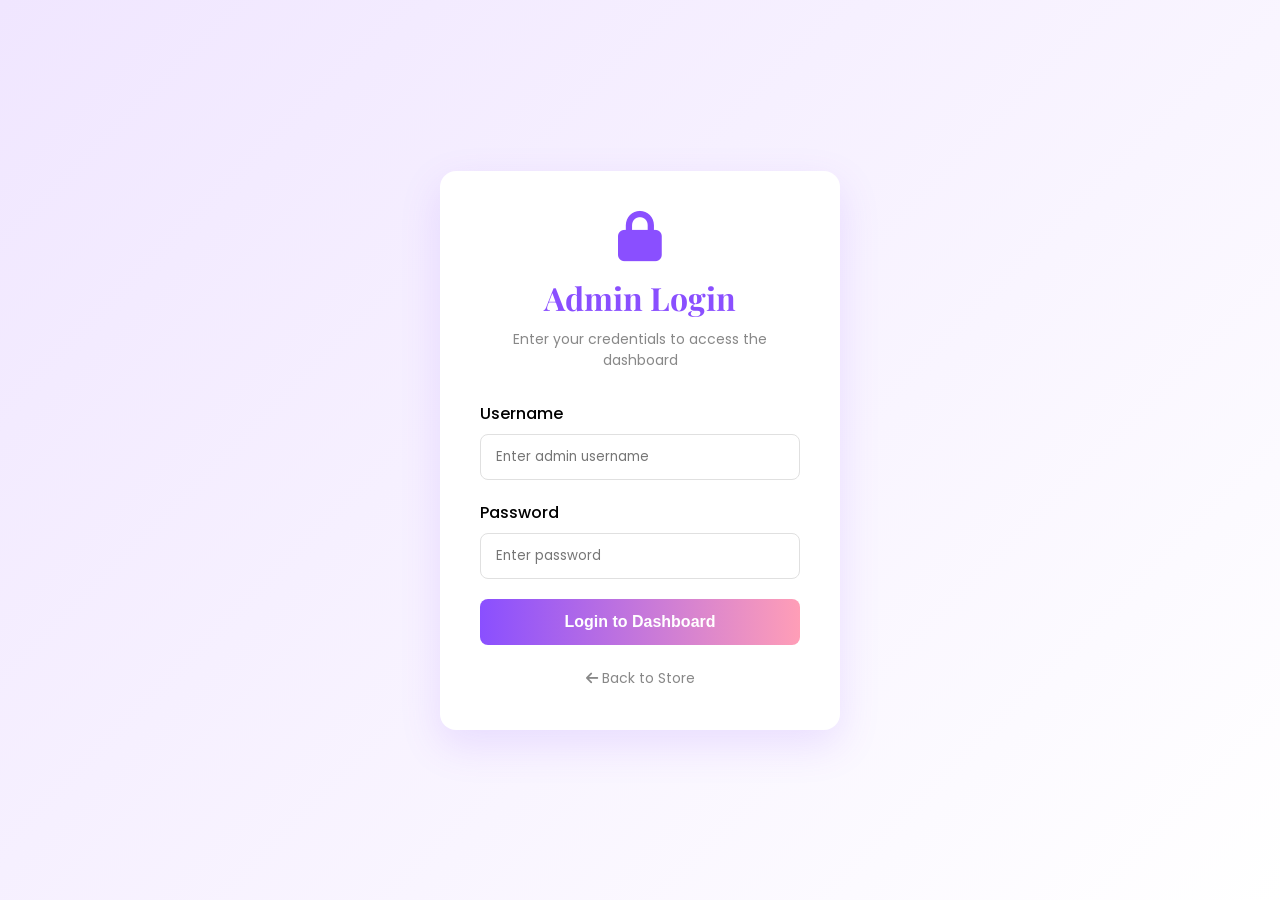
<file: admin/admin.html>
<!DOCTYPE html>
<html lang="en">
<head>
    <meta charset="UTF-8">
    <meta name="viewport" content="width=device-width, initial-scale=1.0">
    <title>UNLEASH. | Admin Dashboard</title>
    <link href="https://fonts.googleapis.com/css2?family=Playfair+Display:wght@400;500;700&family=Poppins:wght@300;400;500;600&display=swap" rel="stylesheet">
    <link rel="stylesheet" href="https://cdnjs.cloudflare.com/ajax/libs/font-awesome/6.0.0-beta3/css/all.min.css">
    <link rel="stylesheet" href="admin.css">
     <script src="admin.js"></script>
</head>
<body>
    <div class="admin-wrapper">
        <!-- Sidebar -->
        <div class="admin-sidebar">
            <div class="sidebar-header">
                <div class="logo">UNLEASH.</div>
                <div class="admin-badge">Admin</div>
            </div>
            
            <nav class="sidebar-nav">
                <a href="#" class="nav-item active" data-tab="dashboard">
                    <i class="fas fa-tachometer-alt"></i>
                    <span>Dashboard</span>
                </a>
                <a href="#" class="nav-item" data-tab="products">
                    <i class="fas fa-box"></i>
                    <span>Products</span>
                </a>
                <a href="#" class="nav-item" data-tab="orders">
                    <i class="fas fa-shopping-cart"></i>
                    <span>Orders</span>
                </a>
                <a href="#" class="nav-item" data-tab="customers">
                    <i class="fas fa-users"></i>
                    <span>Customers</span>
                </a>
            </nav>
            
            <div class="sidebar-footer">
                <div class="admin-info">
                    <i class="fas fa-user-circle"></i>
                    <span>Admin</span>
                </div>
                <a href="admin_login.html" class="logout-btn" onclick="logout()">
                    <i class="fas fa-sign-out-alt"></i>
                </a>
            </div>
        </div>

        <!-- Main Content -->
        <div class="admin-main">
            <!-- Top Bar -->
            <div class="admin-topbar">
                <h1 id="pageTitle">Dashboard</h1>
                <div class="topbar-actions">
                    <span class="date-display" id="currentDate"></span>
                </div>
            </div>

            <!-- Dashboard Tab -->
            <div id="dashboard-tab" class="tab-content active">
                <div class="stats-grid">
                    <div class="stat-card">
                        <div class="stat-icon" style="background: var(--primary-pastel); color: var(--primary);">
                            <i class="fas fa-box"></i>
                        </div>
                        <div class="stat-info">
                            <h3 id="totalProducts">0</h3>
                            <p>Total Products</p>
                        </div>
                    </div>
                    
                    <div class="stat-card">
                        <div class="stat-icon" style="background: #ffe6e6; color: #ff6b6b;">
                            <i class="fas fa-shopping-cart"></i>
                        </div>
                        <div class="stat-info">
                            <h3 id="totalOrders">0</h3>
                            <p>Total Orders</p>
                        </div>
                    </div>
                    
                    <div class="stat-card">
                        <div class="stat-icon" style="background: #e6f3e6; color: #4caf50;">
                            <i class="fas fa-users"></i>
                        </div>
                        <div class="stat-info">
                            <h3 id="totalCustomers">0</h3>
                            <p>Customers</p>
                        </div>
                    </div>
                    
                    <div class="stat-card">
                        <div class="stat-icon" style="background: #fff0e6; color: #ff9800;">
                            <i class="fas fa-rupee-sign"></i>
                        </div>
                        <div class="stat-info">
                            <h3 id="totalRevenue">₹0</h3>
                            <p>Revenue</p>
                        </div>
                    </div>
                </div>

                <div class="recent-orders">
                    <h2>Recent Orders</h2>
                    <div class="table-container">
                        <table class="admin-table">
                            <thead>
                                <tr>
                                    <th>Order ID</th>
                                    <th>Customer</th>
                                    <th>Date</th>
                                    <th>Total</th>
                                    <th>Payment</th>
                                    <th>Status</th>
                                </tr>
                            </thead>
                            <tbody id="recentOrdersTable">
                                <!-- Filled by JS -->
                            </tbody>
                        </table>
                    </div>
                </div>
            </div>

            <!-- Products Tab -->
            <div id="products-tab" class="tab-content">
                <div class="tab-header">
                    <h2>Product Management</h2>
                    <button class="add-btn" onclick="openProductModal()">
                        <i class="fas fa-plus"></i> Add New Product
                    </button>
                </div>

                <div class="table-container">
                    <table class="admin-table">
                        <thead>
                            <tr>
                                <th>Image</th>
                                <th>ID</th>
                                <th>Name</th>
                                <th>Description</th>
                                <th>Price</th>
                                <th>Original</th>
                                <th>Stock</th>
                                <th>Badge</th>
                                <th>Actions</th>
                            </tr>
                        </thead>
                        <tbody id="productsTableBody">
                            <!-- Products will be dynamically inserted here -->
                        </tbody>
                    </table>
                </div>
            </div>

            <!-- Orders Tab -->
            <div id="orders-tab" class="tab-content">
                <h2>All Orders</h2>
                <div class="table-container">
                    <table class="admin-table">
                        <thead>
                            <tr>
                                <th>Order ID</th>
                                <th>Customer</th>
                                <th>Email</th>
                                <th>Phone</th>
                                <th>Address</th>
                                <th>Products</th>
                                <th>Total</th>
                                <th>Payment</th>
                                <th>Date</th>
                                <th>Status</th>
                                <th>Action</th>
                            </tr>
                        </thead>
                        <tbody id="ordersTableBody">
                            <!-- Orders will be dynamically inserted here -->
                        </tbody>
                    </table>
                </div>
            </div>

            <!-- Customers Tab -->
            <div id="customers-tab" class="tab-content">
                <h2>Customer Details</h2>
                <div class="table-container">
                    <table class="admin-table">
                        <thead>
                            <tr>
                                <th>Name</th>
                                <th>Email</th>
                                <th>Phone</th>
                                <th>Address</th>
                                <th>City</th>
                                <th>State</th>
                                <th>ZIP</th>
                                <th>Total Orders</th>
                                <th>Last Order</th>
                            </tr>
                        </thead>
                        <tbody id="customersTableBody">
                            <!-- Customers will be dynamically inserted here -->
                        </tbody>
                    </table>
                </div>
            </div>
        </div>
    </div>

    <!-- Add/Edit Product Modal -->
    <div class="modal" id="productModal">
        <div class="modal-content">
            <div class="modal-header">
                <h3 id="modalTitle">Add New Product</h3>
                <span class="close" onclick="closeProductModal()">&times;</span>
            </div>
            <form id="productForm">
                <input type="hidden" id="productId">
                
                <div class="form-group">
                    <label for="productName">Product Name</label>
                    <input type="text" id="productName" required>
                </div>

                <div class="form-group">
                    <label for="productDesc">Description</label>
                    <textarea id="productDesc" rows="3" required></textarea>
                </div>

                <div class="form-row">
                    <div class="form-group">
                        <label for="productPrice">Current Price (₹)</label>
                        <input type="number" id="productPrice" step="0.01" required>
                    </div>
                    <div class="form-group">
                        <label for="productOriginalPrice">Original Price (₹)</label>
                        <input type="number" id="productOriginalPrice" step="0.01" required>
                    </div>
                </div>

                <div class="form-row">
                    <div class="form-group">
                        <label for="productStock">Stock Quantity</label>
                        <input type="number" id="productStock" required>
                    </div>
                    <div class="form-group">
                        <label for="productBadge">Badge</label>
                        <select id="productBadge">
                            <option value="">None</option>
                            <option value="BESTSELLER">Bestseller</option>
                            <option value="NEW">New</option>
                            <option value="SALE">Sale</option>
                            <option value="LIMITED">Limited</option>
                        </select>
                    </div>
                </div>

                <div class="form-group">
                    <label for="productImage">Image URL</label>
                    <input type="url" id="productImage" required>
                </div>

                <div class="form-group">
                    <label for="productTags">Tags (comma separated)</label>
                    <input type="text" id="productTags" placeholder="serum, hydrating, aloe">
                </div>

                <button type="submit" class="submit-btn">Save Product</button>
            </form>
        </div>
    </div>

  
</body> 
</html>
</file>
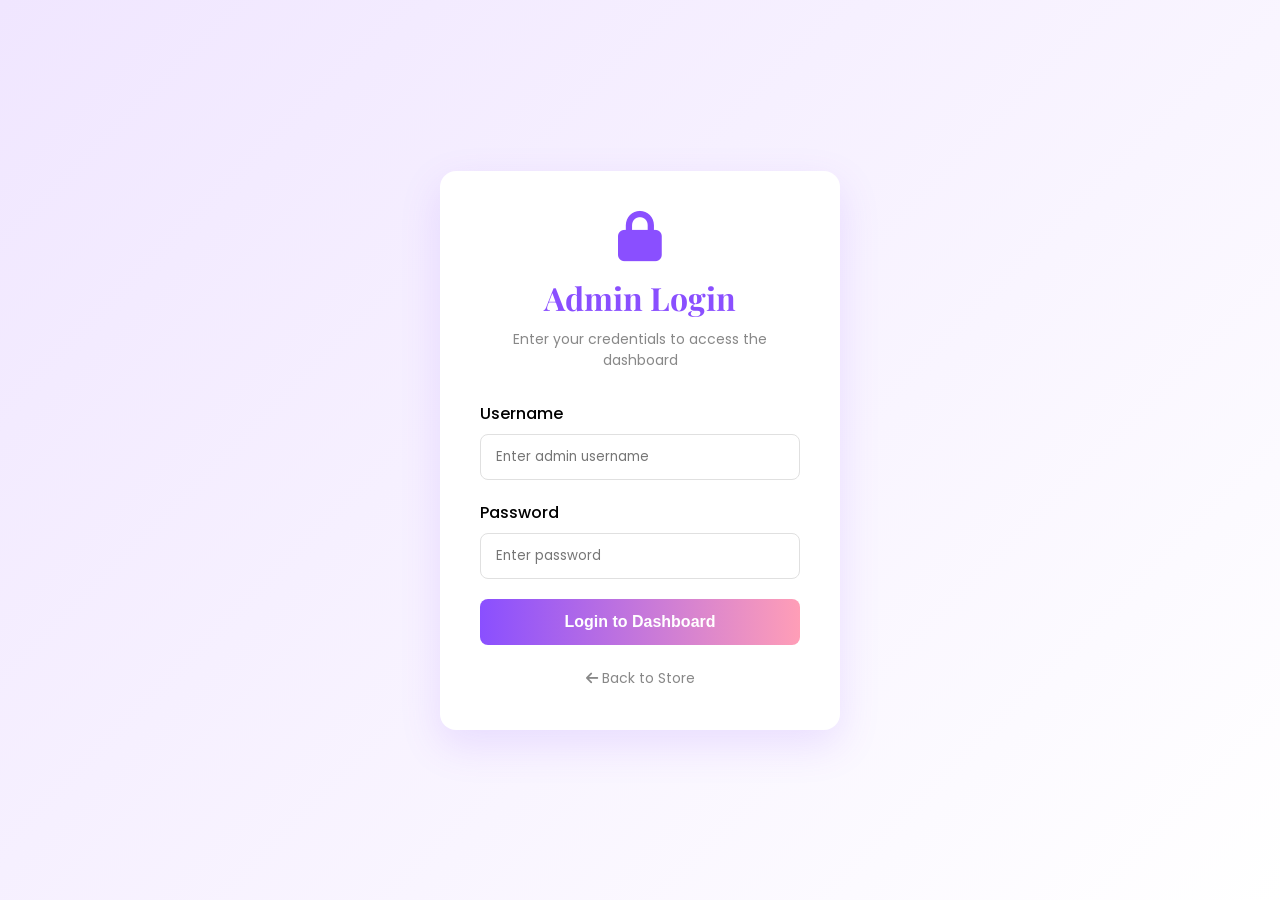
<file: admin/admin_login.html>
<!DOCTYPE html>
<html lang="en">
<head>
    <meta charset="UTF-8">
    <meta name="viewport" content="width=device-width, initial-scale=1.0">
    <title>UNLEASH. | Admin Login</title>
    <link href="https://fonts.googleapis.com/css2?family=Playfair+Display:wght@400;500;700&family=Poppins:wght@300;400;500;600&display=swap" rel="stylesheet">
    <link rel="stylesheet" href="https://cdnjs.cloudflare.com/ajax/libs/font-awesome/6.0.0-beta3/css/all.min.css">
    <style>
        :root {
            --primary: #8a4fff;
            --primary-light: #b18aff;
            --primary-pastel: #f0e6ff;
            --secondary: #ff9eb7;
            --dark: #1a1a1a;
            --light: #ffffff;
            --gray: #888888;
        }

        * {
            box-sizing: border-box;
            margin: 0;
            padding: 0;
        }

        body {
            font-family: "Poppins", sans-serif;
            background: linear-gradient(135deg, var(--primary-pastel), var(--light));
            min-height: 100vh;
            display: flex;
            align-items: center;
            justify-content: center;
        }

        .admin-login-container {
            max-width: 400px;
            width: 90%;
            padding: 40px;
            background: var(--light);
            border-radius: 16px;
            box-shadow: 0 15px 40px rgba(138, 79, 255, 0.15);
        }

        .admin-header {
            text-align: center;
            margin-bottom: 30px;
        }

        .admin-header h1 {
            font-family: "Playfair Display", serif;
            font-size: 32px;
            color: var(--primary);
            margin-bottom: 10px;
        }

        .admin-header p {
            color: var(--gray);
            font-size: 14px;
        }

        .admin-header i {
            font-size: 50px;
            color: var(--primary);
            margin-bottom: 15px;
        }

        .form-group {
            margin-bottom: 20px;
        }

        .form-group label {
            display: block;
            margin-bottom: 8px;
            font-weight: 500;
        }

        .form-group input {
            width: 100%;
            padding: 12px 15px;
            border: 1px solid #e0e0e0;
            border-radius: 8px;
            font-family: "Poppins", sans-serif;
        }

        .form-group input:focus {
            outline: none;
            border-color: var(--primary);
            box-shadow: 0 0 0 2px var(--primary-pastel);
        }

        .login-btn {
            width: 100%;
            padding: 14px;
            background: linear-gradient(to right, var(--primary), var(--secondary));
            color: white;
            border: none;
            border-radius: 8px;
            font-size: 16px;
            font-weight: 600;
            cursor: pointer;
            transition: all 0.3s ease;
        }

        .login-btn:hover {
            transform: translateY(-2px);
            box-shadow: 0 10px 20px rgba(138, 79, 255, 0.2);
        }

        .back-link {
            text-align: center;
            margin-top: 20px;
        }

        .back-link a {
            color: var(--gray);
            text-decoration: none;
            font-size: 14px;
        }

        .back-link a:hover {
            color: var(--primary);
        }

        .error-message {
            color: #ff4444;
            font-size: 14px;
            text-align: center;
            margin-top: 10px;
            display: none;
        }
    </style>
</head>
<body>
    <div class="admin-login-container">
        <div class="admin-header">
            <i class="fas fa-lock"></i>
            <h1>Admin Login</h1>
            <p>Enter your credentials to access the dashboard</p>
        </div>

        <form id="adminLoginForm">
            <div class="form-group">
                <label for="username">Username</label>
                 <input 
        type="text" 
        id="username" 
        placeholder="Enter admin username" 
        required
        autocomplete="off"
        readonly
        onfocus="this.removeAttribute('readonly')"
    >
            </div>

            <div class="form-group">
                <label for="password">Password</label>
                <input type="password" id="password" placeholder="Enter password" required
                  autocomplete="off">
            </div>

            <button type="submit" class="login-btn">Login to Dashboard</button>
            
            <div class="error-message" id="errorMessage">Invalid credentials</div>
        </form>

        <div class="back-link">
            <a href="../templates/index.html"><i class="fas fa-arrow-left"></i> Back to Store</a>
        </div>
    </div>

    <script>
        document.getElementById('adminLoginForm').addEventListener('submit', function(e) {
            e.preventDefault();
            
            const username = document.getElementById('username').value;
            const password = document.getElementById('password').value;
            
            // Simple hardcoded admin credentials
            if (username === 'admin' && password === 'unleash2024') {
                localStorage.setItem('adminLoggedIn', 'true');
                window.location.href = 'admin.html';
            } else {
                document.getElementById('errorMessage').style.display = 'block';
            }
        });
    </script>
</body>
</html>
</file>
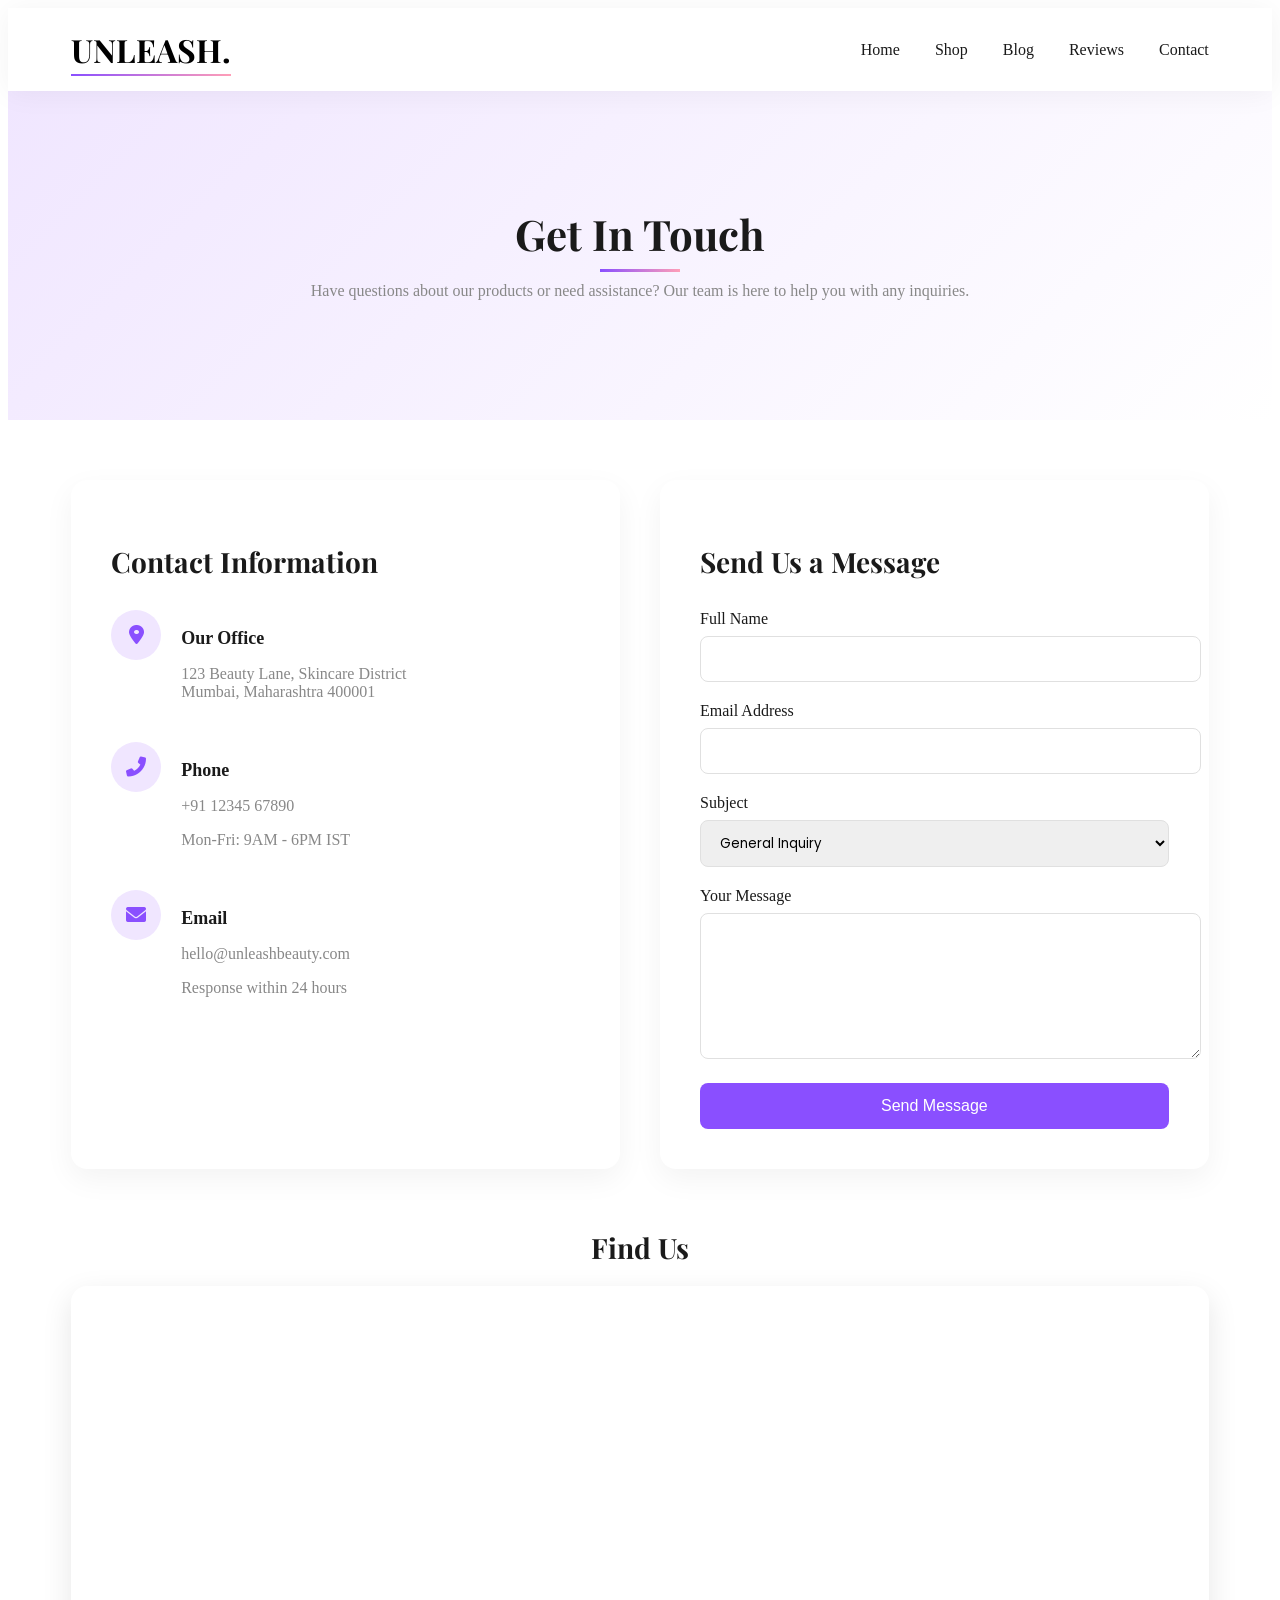
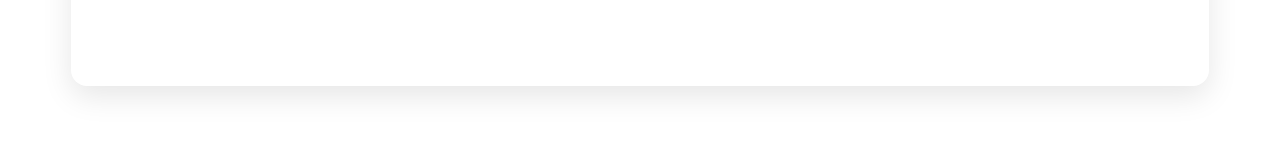
<file: templates/contact.html>
<!DOCTYPE html>
<html lang="en">
  <head>
    <meta charset="UTF-8" />
    <meta name="viewport" content="width=device-width, initial-scale=1.0" />
    <title>UNLEASH. | Contact Us</title>
    <link
      href="https://fonts.googleapis.com/css2?family=Playfair+Display:wght@400;500;700&family=Poppins:wght@300;400;500;600&display=swap"
      rel="stylesheet"
    />
    <link
      rel="stylesheet"
      href="https://cdnjs.cloudflare.com/ajax/libs/font-awesome/6.0.0-beta3/css/all.min.css"
    />
    <script src="../static/contact.js"></script>
    <link rel="stylesheet" type="text/css" href="../static/contact.css" />
  </head>
  <body>
    <!-- Navbar (Reuse from other pages) -->
    <div class="navbar">
      <a
        href="index.html"
        class="logo"
        style="color: inherit; text-decoration: none"
        >UNLEASH.</a
      >
      <div class="nav-links">
        <a href="index.html">Home</a>
        <a href="products.html">Shop</a>
        <a href="blogPage.html">Blog</a>
        <a href="reviews.html">Reviews</a>
        <a href="contact.html">Contact</a>
      </div>
    </div>

    <!-- Contact Hero Section -->
    <section class="contact-hero">
      <h1>Get In Touch</h1>
      <p>
        Have questions about our products or need assistance? Our team is here
        to help you with any inquiries.
      </p>
    </section>

    <!-- Contact Content -->
    <div class="contact-container">
      <!-- Contact Information -->
      <div class="contact-info">
        <h2>Contact Information</h2>

        <div class="contact-method">
          <div class="contact-icon">
            <i class="fas fa-map-marker-alt"></i>
          </div>
          <div class="contact-details">
            <h3>Our Office</h3>
            <p>
              123 Beauty Lane, Skincare District<br />Mumbai, Maharashtra 400001
            </p>
          </div>
        </div>

        <div class="contact-method">
          <div class="contact-icon">
            <i class="fas fa-phone-alt"></i>
          </div>
          <div class="contact-details">
            <h3>Phone</h3>
            <p><a href="tel:+911234567890">+91 12345 67890</a></p>
            <p>Mon-Fri: 9AM - 6PM IST</p>
          </div>
        </div>

        <div class="contact-method">
          <div class="contact-icon">
            <i class="fas fa-envelope"></i>
          </div>
          <div class="contact-details">
            <h3>Email</h3>
            <p>
              <a href="mailto:hello@unleashbeauty.com"
                >hello@unleashbeauty.com</a
              >
            </p>
            <p>Response within 24 hours</p>
          </div>
        </div>
      </div>

      <!-- Contact Form -->
      <div class="contact-form">
        <h2>Send Us a Message</h2>
        <form id="contactForm">
          <div class="form-group">
            <label for="name">Full Name</label>
            <input type="text" id="name" name="name" required />
          </div>

          <div class="form-group">
            <label for="email">Email Address</label>
            <input type="email" id="email" name="email" required />
          </div>

          <div class="form-group">
            <label for="subject">Subject</label>
            <select id="subject" name="subject">
              <option value="general">General Inquiry</option>
              <option value="product">Product Question</option>
              <option value="order">Order Support</option>
              <option value="returns">Returns & Exchanges</option>
            </select>
          </div>

          <div class="form-group">
            <label for="message">Your Message</label>
            <textarea id="message" name="message" required></textarea>
          </div>

          <button type="submit" class="submit-btn">Send Message</button>
        </form>
      </div>
    </div>

    <!-- Map Section -->
    <div class="map-section">
      <h2 class="map-title">Find Us</h2>
      <div class="map-container">
        <iframe
          src="https://www.google.com/maps/embed?pb=!1m18!1m12!1m3!1d3771.715317693553!2d72.8248603149005!3d19.04398868710856!2m3!1f0!2f0!3f0!3m2!1i1024!2i768!4f13.1!3m3!1m2!1s0x3be7c8df05a1b8d9%3A0x1d1e5e2b0e0e0e0e!2s123%20Beauty%20Lane%2C%20Skincare%20District%2C%20Mumbai%2C%20Maharashtra%20400001!5e0!3m2!1sen!2sin!4v1620000000000!5m2!1sen!2sin"
          allowfullscreen=""
          loading="lazy"
        >
        </iframe>
      </div>
    </div>
  </body>
</html>
</file>
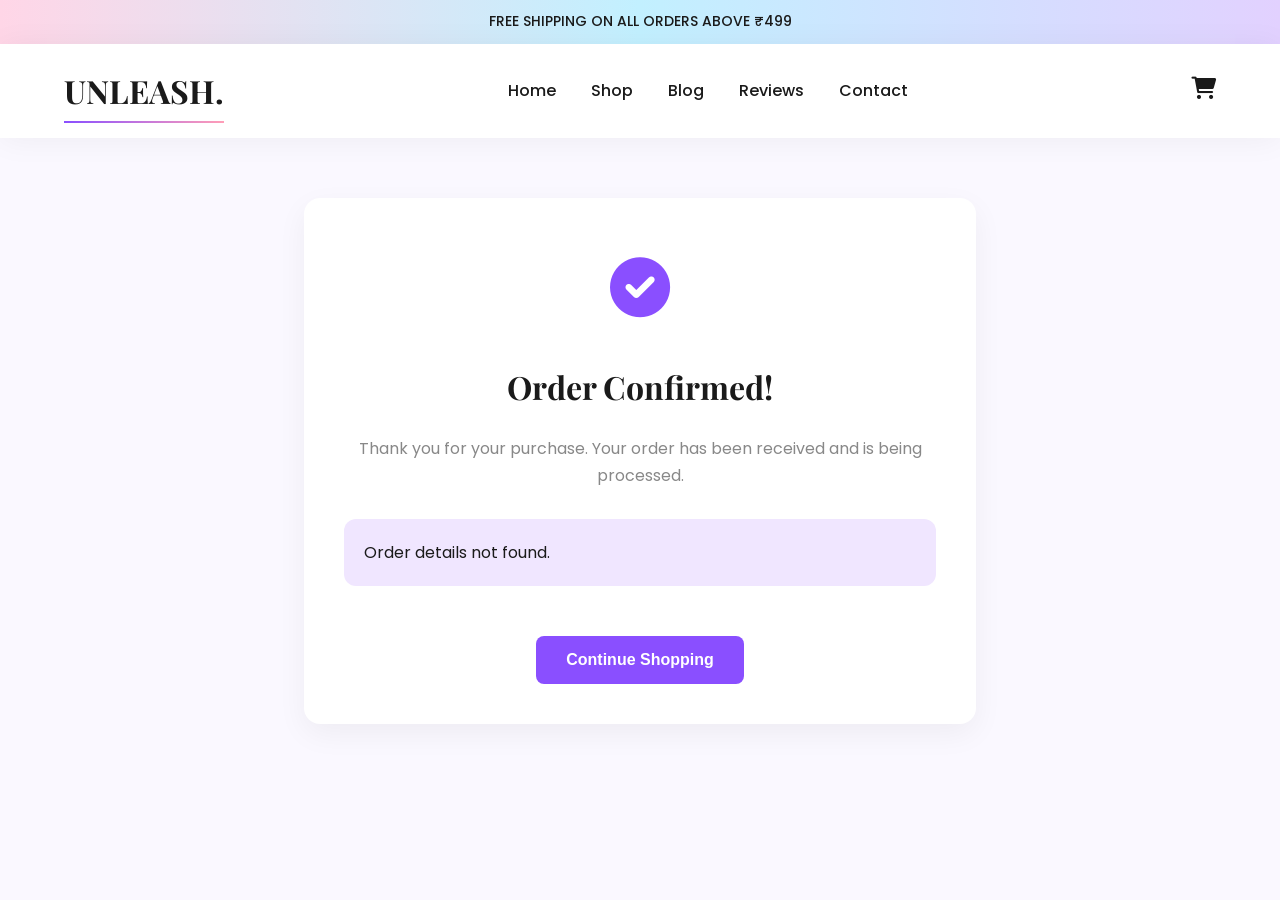
<file: templates/order.html>
<!DOCTYPE html>
<html lang="en">
  <head>
    <meta charset="UTF-8" />
    <meta name="viewport" content="width=device-width, initial-scale=1.0" />
    <title>UNLEASH. | Order Confirmation</title>
    <link
      href="https://fonts.googleapis.com/css2?family=Playfair+Display:wght@400;500;700&family=Poppins:wght@300;400;500;600&display=swap"
      rel="stylesheet"
    />
    <link
      rel="stylesheet"
      href="https://cdnjs.cloudflare.com/ajax/libs/font-awesome/6.0.0-beta3/css/all.min.css"
    />
    <style>
      /* Reuse your existing CSS variables and base styles */
      :root {
        --primary: #8a4fff;
        --primary-light: #b18aff;
        --primary-pastel: #f0e6ff;
        --secondary: #ff9eb7;
        --dark: #1a1a1a;
        --light: #ffffff;
        --gray: #888888;
        --light-bg: #faf8ff;
      }

      * {
        box-sizing: border-box;
        margin: 0;
        padding: 0;
      }

      body {
        font-family: "Poppins", sans-serif;
        background-color: var(--light-bg);
        color: var(--dark);
        line-height: 1.7;
      }

      /* Reuse your top-bar and navbar styles */
      .top-bar {
        background: linear-gradient(to right, #ffd6e7, #c2f0ff, #e2d1ff);
        text-align: center;
        padding: 10px;
        font-size: 14px;
        font-weight: 500;
      }

      .navbar {
        display: flex;
        justify-content: space-between;
        align-items: center;
        padding: 20px 5%;
        background: var(--light);
        position: sticky;
        top: 0;
        z-index: 1000;
        box-shadow: 0 2px 30px rgba(0, 0, 0, 0.05);
      }

      .logo {
        font-family: "Playfair Display", serif;
        font-size: 32px;
        font-weight: 700;
        position: relative;
      }

      .logo::after {
        content: "";
        position: absolute;
        bottom: -5px;
        left: 0;
        width: 100%;
        height: 2px;
        background: linear-gradient(to right, var(--primary), var(--secondary));
      }

      .nav-links {
        display: flex;
        gap: 35px;
      }

      .nav-links a {
        position: relative;
        text-decoration: none;
        color: var(--dark);
        font-weight: 500;
        transition: all 0.3s ease;
      }

      .nav-links a:hover {
        color: var(--primary);
      }

      .nav-links a::after {
        content: "";
        position: absolute;
        bottom: -5px;
        left: 0;
        width: 0;
        height: 2px;
        background-color: var(--primary);
        transition: width 0.3s ease;
      }

      .nav-links a:hover::after {
        width: 100%;
      }

      /* Confirmation Container */
      .confirmation-container {
        max-width: 800px;
        margin: 60px auto;
        padding: 0 5%;
        text-align: center;
      }

      .confirmation-card {
        background: var(--light);
        border-radius: 16px;
        padding: 40px;
        box-shadow: 0 10px 30px rgba(0, 0, 0, 0.05);
      }

      .confirmation-icon {
        color: var(--primary);
        font-size: 60px;
        margin-bottom: 20px;
      }

      .confirmation-title {
        font-family: "Playfair Display", serif;
        font-size: 32px;
        margin-bottom: 20px;
      }

      .confirmation-message {
        margin-bottom: 30px;
        color: var(--gray);
      }

      .order-details {
        background: var(--primary-pastel);
        border-radius: 12px;
        padding: 20px;
        margin: 30px 0;
        text-align: left;
      }

      .order-detail-row {
        display: flex;
        justify-content: space-between;
        margin-bottom: 10px;
      }

      .order-detail-label {
        font-weight: 500;
      }

      .order-detail-value {
        color: var(--primary);
      }

      .continue-shopping-btn {
        background: var(--primary);
        color: white;
        border: none;
        padding: 15px 30px;
        border-radius: 8px;
        font-size: 16px;
        font-weight: 600;
        cursor: pointer;
        transition: all 0.3s ease;
        margin-top: 20px;
      }

      .continue-shopping-btn:hover {
        background: var(--dark);
        transform: translateY(-2px);
      }

      .cart-icon {
        position: relative;
        cursor: pointer;
      }

      .cart-icon i {
        font-size: 22px;
        color: var(--dark);
        transition: color 0.3s ease;
      }

      .cart-icon:hover i {
        color: var(--primary);
      }
    </style>
  </head>
  <body>
    <div class="top-bar">FREE SHIPPING ON ALL ORDERS ABOVE ₹499</div>

    <div class="navbar">
      <div class="logo">UNLEASH.</div>
      <div class="nav-links">
        <a href="index.html">Home</a>
        <a href="products.html">Shop</a>
        <a href="blogPage.html">Blog</a>
        <a href="reviews.html">Reviews</a>
        <a href="#">Contact</a>
      </div>
      <div class="cart-icon">
        <a href="cart.html">
          <i class="fas fa-shopping-cart"></i>
          <span id="cart-count" class="cart-count">0</span>
        </a>
      </div>
    </div>

    <div class="confirmation-container">
      <div class="confirmation-card">
        <div class="confirmation-icon">
          <i class="fas fa-check-circle"></i>
        </div>
        <h1 class="confirmation-title">Order Confirmed!</h1>
        <p class="confirmation-message">
          Thank you for your purchase. Your order has been received and is being
          processed.
        </p>

        <div class="order-details" id="order-details">
          <!-- Order details will be dynamically inserted here -->
        </div>

        <button
          class="continue-shopping-btn"
          onclick="window.location.href='products.html'"
        >
          Continue Shopping
        </button>
      </div>
    </div>

    <script>
      
      document.addEventListener("DOMContentLoaded", function () {
        // Get order ID from URL
        const urlParams = new URLSearchParams(window.location.search);
        const orderId = urlParams.get("orderId");

        // Load order details
        const orders = JSON.parse(localStorage.getItem("orders")) || [];
        const order = orders.find((order) => order.id === orderId);

        // Update cart count (should be 0 after checkout)
        document.getElementById("cart-count").textContent = "0";
        document.getElementById("cart-count").style.display = "none";

        if (order) {
          // Display order details
          const orderDetailsContainer =
            document.getElementById("order-details");
          orderDetailsContainer.innerHTML = `
            <div class="order-detail-row">
              <span class="order-detail-label">Order Number:</span>
              <span class="order-detail-value">${order.id}</span>
            </div>
            <div class="order-detail-row">
              <span class="order-detail-label">Date:</span>
              <span class="order-detail-value">${new Date(
                order.date
              ).toLocaleDateString()}</span>
            </div>
            <div class="order-detail-row">
              <span class="order-detail-label">Total:</span>
              <span class="order-detail-value">₹${order.total.toFixed(2)}</span>
            </div>
            <div class="order-detail-row">
              <span class="order-detail-label">Payment Method:</span>
              <span class="order-detail-value">${order.paymentMethod}</span>
            </div>
            <div class="order-detail-row">
              <span class="order-detail-label">Status:</span>
              <span class="order-detail-value">${order.status}</span>
            </div>
          `;
        } else {
          // Order not found
          document.getElementById("order-details").innerHTML =
            "<p>Order details not found.</p>";
        }
      });
    </script>
  </body>
</html>
</file>
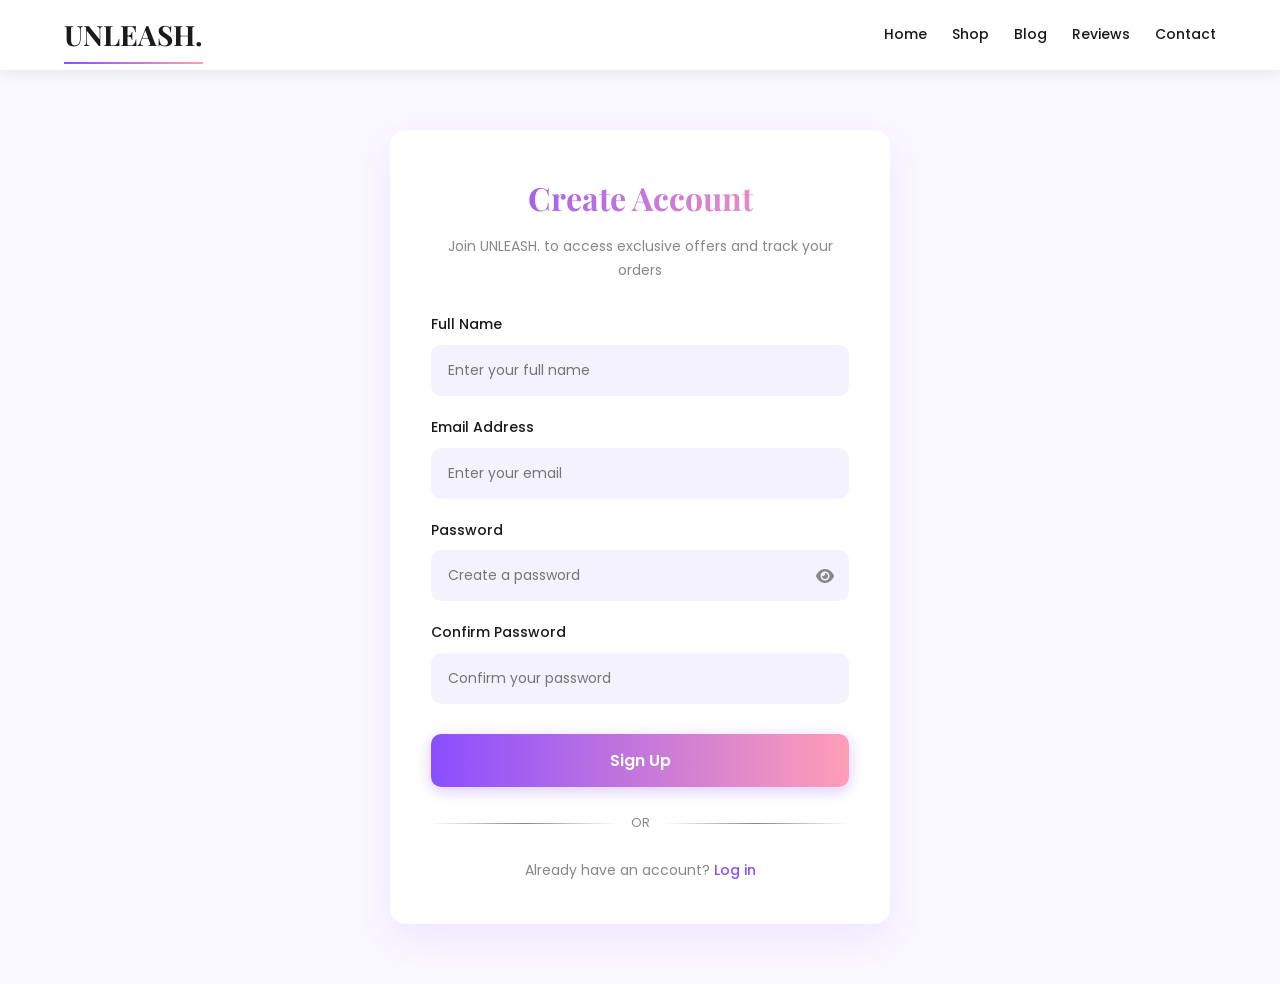
<file: templates/signup.html>
<!DOCTYPE html>
<html lang="en">
<head>
<meta charset="UTF-8">
<meta name="viewport" content="width=device-width, initial-scale=1.0">
<title>UNLEASH. | Sign Up</title>

<link href="https://fonts.googleapis.com/css2?family=Playfair+Display:wght@400;500;700&family=Poppins:wght@300;400;500;600&display=swap" rel="stylesheet">

<link rel="stylesheet" href="https://cdnjs.cloudflare.com/ajax/libs/font-awesome/6.0.0-beta3/css/all.min.css">

<link rel="stylesheet" type="text/css" href="../static/signup.css">

</head>

<body>

<div class="navbar">
<div class="logo">UNLEASH.</div>

<div class="nav-links">
<a href="index.html">Home</a>
<a href="products.html">Shop</a>
<a href="blogPage.html">Blog</a>
<a href="reviews.html">Reviews</a>
<a href="contact.html">Contact</a>
</div>

</div>

<div class="signup-container">

<div class="signup-header">
<h1>Create Account</h1>
<p>Join UNLEASH. to access exclusive offers and track your orders</p>
</div>

<form id="signupForm" autocomplete="off">

<div class="form-group">
<label for="fullname">Full Name</label>
<input 
type="text" 
id="fullname" 
name="fullname" 
placeholder="Enter your full name" 
required 
autocomplete="off">
</div>

<div class="form-group">
<label for="email">Email Address</label>
<input 
type="email" 
id="email" 
name="email" 
placeholder="Enter your email" 
required 
autocomplete="off">
</div>

<div class="form-group">
<label for="password">Password</label>
<div class="password-wrapper">
<input 
type="password" 
id="password" 
name="password" 
placeholder="Create a password" 
required 
autocomplete="new-password">
<i class="fas fa-eye password-toggle" onclick="togglePassword()"></i>
</div>
</div>

<div class="form-group">
<label for="confirm-password">Confirm Password</label>
<input 
type="password" 
id="confirm-password" 
name="confirm-password" 
placeholder="Confirm your password" 
required 
autocomplete="new-password">
</div>

<button type="submit" class="submit-btn">Sign Up</button>

</form>

<div class="divider">
<span class="divider-text">or</span>
</div>

<div class="login-link">
Already have an account? <a href="index.html">Log in</a>
</div>

</div>

<script src="../static/signup.js"></script>

</body>
</html>
</file>
<file: admin/admin.css>
:root {
    --primary: #8a4fff;
    --primary-light: #b18aff;
    --primary-pastel: #f0e6ff;
    --secondary: #ff9eb7;
    --dark: #1a1a1a;
    --light: #ffffff;
    --gray: #888888;
    --light-bg: #faf8ff;
    --success: #4caf50;
    --danger: #ff4444;
    --warning: #ff9800;
    --info: #2196f3;
}

* {
    box-sizing: border-box;
    margin: 0;
    padding: 0;
}

body {
    font-family: "Poppins", sans-serif;
    background: var(--light-bg);
    color: var(--dark);
    line-height: 1.6;
}

/* Admin Wrapper */
.admin-wrapper {
    display: flex;
    min-height: 100vh;
}

/* ========== SIDEBAR STYLES ========== */
.admin-sidebar {
    width: 280px;
    background: var(--light);
    box-shadow: 2px 0 30px rgba(0, 0, 0, 0.05);
    display: flex;
    flex-direction: column;
    position: fixed;
    height: 100vh;
    transition: all 0.3s ease;
    z-index: 1000;
}

.sidebar-header {
    padding: 30px 20px;
    text-align: center;
    border-bottom: 1px solid #eee;
}

.sidebar-header .logo {
    font-family: "Playfair Display", serif;
    font-size: 28px;
    font-weight: 700;
    color: var(--primary);
    margin-bottom: 5px;
}

.sidebar-header .admin-badge {
    background: var(--primary-pastel);
    color: var(--primary);
    padding: 5px 12px;
    border-radius: 20px;
    font-size: 12px;
    font-weight: 600;
    display: inline-block;
}

.sidebar-nav {
    flex: 1;
    padding: 20px 0;
    overflow-y: auto;
}

.nav-item {
    display: flex;
    align-items: center;
    padding: 15px 25px;
    color: var(--gray);
    text-decoration: none;
    transition: all 0.3s ease;
    margin: 5px 10px;
    border-radius: 10px;
}

.nav-item i {
    width: 24px;
    font-size: 18px;
    margin-right: 15px;
}

.nav-item span {
    font-size: 14px;
    font-weight: 500;
}

.nav-item:hover {
    background: var(--primary-pastel);
    color: var(--primary);
}

.nav-item.active {
    background: linear-gradient(to right, var(--primary), var(--secondary));
    color: var(--light);
}

.nav-item.active i {
    color: var(--light);
}

.sidebar-footer {
    padding: 20px;
    border-top: 1px solid #eee;
    display: flex;
    align-items: center;
    justify-content: space-between;
}

.admin-info {
    display: flex;
    align-items: center;
    gap: 10px;
}

.admin-info i {
    font-size: 24px;
    color: var(--primary);
}

.admin-info span {
    font-size: 14px;
    font-weight: 500;
}

.logout-btn {
    color: var(--gray);
    font-size: 18px;
    transition: color 0.3s ease;
    text-decoration: none;
}

.logout-btn:hover {
    color: var(--danger);
}

/* ========== MAIN CONTENT ========== */
.admin-main {
    flex: 1;
    margin-left: 280px;
    padding: 30px;
    background: var(--light-bg);
    min-height: 100vh;
}

.admin-topbar {
    display: flex;
    justify-content: space-between;
    align-items: center;
    margin-bottom: 30px;
    padding-bottom: 20px;
    border-bottom: 1px solid #eee;
}

.admin-topbar h1 {
    font-family: "Playfair Display", serif;
    font-size: 28px;
    color: var(--dark);
}

.date-display {
    color: var(--gray);
    font-size: 14px;
    background: var(--light);
    padding: 8px 15px;
    border-radius: 8px;
    box-shadow: 0 2px 10px rgba(0, 0, 0, 0.05);
}

/* ========== TAB CONTENT ========== */
.tab-content {
    display: none;
}

.tab-content.active {
    display: block;
}

.tab-header {
    display: flex;
    justify-content: space-between;
    align-items: center;
    margin-bottom: 25px;
}

.tab-header h2 {
    font-family: "Playfair Display", serif;
    font-size: 24px;
    color: var(--dark);
}

.add-btn {
    background: var(--primary);
    color: white;
    border: none;
    padding: 12px 24px;
    border-radius: 8px;
    font-size: 14px;
    font-weight: 500;
    cursor: pointer;
    transition: all 0.3s ease;
    display: flex;
    align-items: center;
    gap: 8px;
}

.add-btn:hover {
    background: var(--dark);
    transform: translateY(-2px);
    box-shadow: 0 5px 15px rgba(0, 0, 0, 0.1);
}

/* ========== STATS CARDS ========== */
.stats-grid {
    display: grid;
    grid-template-columns: repeat(auto-fit, minmax(240px, 1fr));
    gap: 25px;
    margin-bottom: 40px;
}

.stat-card {
    background: var(--light);
    border-radius: 16px;
    padding: 25px;
    display: flex;
    align-items: center;
    gap: 20px;
    box-shadow: 0 5px 20px rgba(0, 0, 0, 0.05);
    transition: all 0.3s ease;
}

.stat-card:hover {
    transform: translateY(-5px);
    box-shadow: 0 10px 30px rgba(138, 79, 255, 0.1);
}

.stat-icon {
    width: 70px;
    height: 70px;
    border-radius: 50%;
    display: flex;
    align-items: center;
    justify-content: center;
    font-size: 28px;
}

.stat-info h3 {
    font-size: 32px;
    font-weight: 700;
    margin-bottom: 5px;
    color: var(--dark);
}

.stat-info p {
    color: var(--gray);
    font-size: 14px;
    font-weight: 500;
}

/* ========== TABLES ========== */
.table-container {
    background: var(--light);
    border-radius: 16px;
    padding: 25px;
    overflow-x: auto;
    box-shadow: 0 5px 20px rgba(0, 0, 0, 0.05);
    margin-top: 20px;
}

.admin-table {
    width: 100%;
    border-collapse: collapse;
}

.admin-table th {
    text-align: left;
    padding: 15px 10px;
    font-weight: 600;
    color: var(--gray);
    font-size: 13px;
    text-transform: uppercase;
    letter-spacing: 0.5px;
    border-bottom: 2px solid #eee;
}

.admin-table td {
    padding: 15px 10px;
    border-bottom: 1px solid #f5f5f5;
    font-size: 14px;
}

.admin-table tbody tr {
    transition: background 0.3s ease;
}

.admin-table tbody tr:hover {
    background: var(--primary-pastel);
}

.product-img {
    width: 50px;
    height: 50px;
    border-radius: 8px;
    object-fit: cover;
}

.status-badge {
    padding: 5px 12px;
    border-radius: 20px;
    font-size: 12px;
    font-weight: 500;
    display: inline-block;
}

.status-badge.completed,
.status-badge.delivered {
    background: #e6f3e6;
    color: var(--success);
}

.status-badge.processing {
    background: #fff0e6;
    color: var(--warning);
}

.status-badge.pending {
    background: #ffe6e6;
    color: var(--danger);
}

.action-btn {
    background: none;
    border: none;
    color: var(--gray);
    cursor: pointer;
    margin: 0 5px;
    font-size: 16px;
    transition: all 0.3s ease;
    padding: 5px;
    border-radius: 4px;
}

.action-btn.edit:hover {
    color: var(--primary);
    background: var(--primary-pastel);
}

.action-btn.delete:hover {
    color: var(--danger);
    background: #ffe6e6;
}

.action-btn.view:hover {
    color: var(--info);
    background: #e6f3ff;
}

/* ========== MODAL STYLES ========== */
.modal {
    display: none;
    position: fixed;
    top: 0;
    left: 0;
    width: 100%;
    height: 100%;
    background: rgba(0, 0, 0, 0.5);
    z-index: 2000;
    align-items: center;
    justify-content: center;
    backdrop-filter: blur(5px);
}

.modal.active {
    display: flex;
}

.modal-content {
    background: var(--light);
    border-radius: 16px;
    padding: 30px;
    width: 90%;
    max-width: 600px;
    max-height: 90vh;
    overflow-y: auto;
    box-shadow: 0 20px 50px rgba(0, 0, 0, 0.2);
    animation: modalSlideIn 0.3s ease;
}

@keyframes modalSlideIn {
    from {
        transform: translateY(-50px);
        opacity: 0;
    }
    to {
        transform: translateY(0);
        opacity: 1;
    }
}

.modal-header {
    display: flex;
    justify-content: space-between;
    align-items: center;
    margin-bottom: 25px;
    padding-bottom: 15px;
    border-bottom: 2px solid #eee;
}

.modal-header h3 {
    font-family: "Playfair Display", serif;
    font-size: 24px;
    color: var(--primary);
}

.close {
    font-size: 28px;
    cursor: pointer;
    color: var(--gray);
    transition: color 0.3s ease;
    line-height: 1;
}

.close:hover {
    color: var(--dark);
}

/* ========== FORM STYLES ========== */
.form-group {
    margin-bottom: 20px;
}

.form-group label {
    display: block;
    margin-bottom: 8px;
    font-weight: 500;
    font-size: 14px;
    color: var(--dark);
}

.form-group input,
.form-group textarea,
.form-group select {
    width: 100%;
    padding: 12px 15px;
    border: 1px solid #e0e0e0;
    border-radius: 8px;
    font-family: "Poppins", sans-serif;
    font-size: 14px;
    transition: all 0.3s ease;
}

.form-group input:focus,
.form-group textarea:focus,
.form-group select:focus {
    outline: none;
    border-color: var(--primary);
    box-shadow: 0 0 0 3px var(--primary-pastel);
}

.form-row {
    display: flex;
    gap: 15px;
    margin-bottom: 20px;
}

.form-row .form-group {
    flex: 1;
    margin-bottom: 0;
}

.submit-btn {
    width: 100%;
    padding: 14px;
    background: linear-gradient(to right, var(--primary), var(--secondary));
    color: white;
    border: none;
    border-radius: 8px;
    font-size: 16px;
    font-weight: 600;
    cursor: pointer;
    transition: all 0.3s ease;
    margin-top: 10px;
}

.submit-btn:hover {
    transform: translateY(-2px);
    box-shadow: 0 10px 20px rgba(138, 79, 255, 0.2);
}

/* ========== RECENT ORDERS SECTION ========== */
.recent-orders {
    margin-top: 40px;
}

.recent-orders h2 {
    font-family: "Playfair Display", serif;
    font-size: 22px;
    margin-bottom: 20px;
    color: var(--dark);
}

/* ========== RESPONSIVE STYLES ========== */
@media (max-width: 1200px) {
    .stats-grid {
        grid-template-columns: repeat(2, 1fr);
    }
}

@media (max-width: 1024px) {
    .admin-sidebar {
        width: 80px;
    }
    
    .sidebar-header .logo {
        font-size: 20px;
    }
    
    .sidebar-header .admin-badge,
    .nav-item span,
    .admin-info span {
        display: none;
    }
    
    .nav-item {
        justify-content: center;
        padding: 15px;
    }
    
    .nav-item i {
        margin-right: 0;
        font-size: 20px;
    }
    
    .admin-main {
        margin-left: 80px;
    }
    
    .sidebar-footer {
        justify-content: center;
        padding: 15px;
    }
    
    .admin-info i {
        margin-right: 0;
    }
    
    .logout-btn {
        display: none;
    }
}

@media (max-width: 768px) {
    .admin-sidebar {
        width: 0;
        display: none;
    }
    
    .admin-main {
        margin-left: 0;
        padding: 20px;
    }
    
    .stats-grid {
        grid-template-columns: 1fr;
    }
    
    .form-row {
        flex-direction: column;
        gap: 0;
    }
    
    .admin-topbar {
        flex-direction: column;
        align-items: flex-start;
        gap: 15px;
    }
    
    .tab-header {
        flex-direction: column;
        gap: 15px;
        align-items: flex-start;
    }
    
    .add-btn {
        width: 100%;
        justify-content: center;
    }
    
    .table-container {
        padding: 15px;
    }
    
    .admin-table {
        font-size: 13px;
    }
    
    .admin-table th,
    .admin-table td {
        padding: 10px 5px;
    }
    
    .modal-content {
        padding: 20px;
        width: 95%;
    }
}

@media (max-width: 480px) {
    .stat-card {
        padding: 20px;
    }
    
    .stat-icon {
        width: 50px;
        height: 50px;
        font-size: 20px;
    }
    
    .stat-info h3 {
        font-size: 24px;
    }
    
    .admin-topbar h1 {
        font-size: 24px;
    }
}

/* ========== UTILITY CLASSES ========== */
.text-success {
    color: var(--success);
}

.text-danger {
    color: var(--danger);
}

.text-warning {
    color: var(--warning);
}

.text-primary {
    color: var(--primary);
}

.bg-pastel {
    background: var(--primary-pastel);
}

/* ========== SCROLLBAR STYLES ========== */
::-webkit-scrollbar {
    width: 8px;
    height: 8px;
}

::-webkit-scrollbar-track {
    background: #f1f1f1;
    border-radius: 10px;
}

::-webkit-scrollbar-thumb {
    background: var(--primary-light);
    border-radius: 10px;
}

::-webkit-scrollbar-thumb:hover {
    background: var(--primary);
}

/* ========== ANIMATIONS ========== */
@keyframes fadeIn {
    from {
        opacity: 0;
    }
    to {
        opacity: 1;
    }
}

.fade-in {
    animation: fadeIn 0.5s ease;
}

/* ========== PRINT STYLES ========== */
@media print {
    .admin-sidebar,
    .admin-topbar,
    .add-btn,
    .action-btn {
        display: none !important;
    }
    
    .admin-main {
        margin-left: 0;
        padding: 0;
    }
    
    .table-container {
        box-shadow: none;
        padding: 0;
    }
}
</file>
<file: static/contact.css>
:root {
  --primary: #8a4fff;
  --primary-light: #b18aff;
  --primary-pastel: #f0e6ff;
  --secondary: #ff9eb7;
  --dark: #1a1a1a;
  --light: #ffffff;
  --gray: #888888;
  --light-bg: #faf8ff;
}

/* Reuse your existing navbar/topbar styles */
.top-bar {
  background: linear-gradient(to right, #ffd6e7, #c2f0ff, #e2d1ff);
  text-align: center;
  padding: 10px;
  font-size: 14px;
  font-weight: 500;
}

.navbar {
  display: flex;
  justify-content: space-between;
  align-items: center;
  padding: 20px 5%;
  background: var(--light);
  position: sticky;
  top: 0;
  z-index: 1000;
  box-shadow: 0 2px 30px rgba(0, 0, 0, 0.05);
}

.logo {
  /* Keep all your existing .logo styles exactly as they are */
  font-family: "Playfair Display", serif;
  font-size: 32px;
  font-weight: 700;
  position: relative;
  /* No need to add anything new here */
}

/* Keep your existing .logo::after styles */
.logo::after {
  content: "";
  position: absolute;
  bottom: -5px;
  left: 0;
  width: 100%;
  height: 2px;
  background: linear-gradient(to right, var(--primary), var(--secondary));
}

/* Add hover effect if you want it */
.logo:hover {
  color: var(--primary);
}

.nav-links {
  display: flex;
  gap: 35px;
}

.nav-links a {
  position: relative;
  text-decoration: none;
  color: var(--dark);
  font-weight: 500;
  transition: all 0.3s ease;
}

.nav-links a:hover {
  color: var(--primary);
}

.nav-links a::after {
  content: "";
  position: absolute;
  bottom: -5px;
  left: 0;
  width: 0;
  height: 2px;
  background-color: var(--primary);
  transition: width 0.3s ease;
}

.nav-links a:hover::after {
  width: 100%;
}

/* Contact Page Specific Styles */
.contact-hero {
  background: linear-gradient(135deg, var(--primary-pastel), var(--light));
  padding: 80px 5%;
  text-align: center;
}

.contact-hero h1 {
  font-family: "Playfair Display", serif;
  font-size: 42px;
  color: var(--dark);
  margin-bottom: 20px;
  position: relative;
  display: inline-block;
}

.contact-hero h1::after {
  content: "";
  position: absolute;
  bottom: -10px;
  left: 50%;
  transform: translateX(-50%);
  width: 80px;
  height: 3px;
  background: linear-gradient(to right, var(--primary), var(--secondary));
}

.contact-hero p {
  max-width: 700px;
  margin: 0 auto 40px;
  color: var(--gray);
}

.contact-container {
  max-width: 1200px;
  margin: 60px auto;
  padding: 0 5%;
  display: grid;
  grid-template-columns: repeat(auto-fit, minmax(300px, 1fr));
  gap: 40px;
}

.contact-info {
  background: var(--light);
  border-radius: 16px;
  padding: 40px;
  box-shadow: 0 10px 30px rgba(0, 0, 0, 0.05);
}

.contact-info h2 {
  font-family: "Playfair Display", serif;
  font-size: 28px;
  margin-bottom: 30px;
  color: var(--dark);
}

.contact-method {
  display: flex;
  align-items: flex-start;
  margin-bottom: 25px;
}

.contact-icon {
  width: 50px;
  height: 50px;
  background: var(--primary-pastel);
  border-radius: 50%;
  display: flex;
  align-items: center;
  justify-content: center;
  margin-right: 20px;
  color: var(--primary);
  font-size: 20px;
}

.contact-details h3 {
  font-size: 18px;
  margin-bottom: 5px;
  color: var(--dark);
}

.contact-details p,
.contact-details a {
  color: var(--gray);
  text-decoration: none;
  transition: color 0.3s ease;
}

.contact-details a:hover {
  color: var(--primary);
}

.contact-form {
  background: var(--light);
  border-radius: 16px;
  padding: 40px;
  box-shadow: 0 10px 30px rgba(0, 0, 0, 0.05);
}

.contact-form h2 {
  font-family: "Playfair Display", serif;
  font-size: 28px;
  margin-bottom: 30px;
  color: var(--dark);
}

.form-group {
  margin-bottom: 20px;
}

.form-group label {
  display: block;
  margin-bottom: 8px;
  font-weight: 500;
  color: var(--dark);
}

.form-group input,
.form-group textarea,
.form-group select {
  width: 100%;
  padding: 12px 15px;
  border: 1px solid #e0e0e0;
  border-radius: 8px;
  font-family: "Poppins", sans-serif;
  transition: all 0.3s ease;
}

.form-group input:focus,
.form-group textarea:focus,
.form-group select:focus {
  outline: none;
  border-color: var(--primary);
  box-shadow: 0 0 0 2px var(--primary-pastel);
}

.form-group textarea {
  min-height: 120px;
  resize: vertical;
}

.submit-btn {
  background: var(--primary);
  color: var(--light);
  border: none;
  padding: 14px 30px;
  border-radius: 8px;
  font-size: 16px;
  font-weight: 500;
  cursor: pointer;
  transition: all 0.3s ease;
  width: 100%;
}

.submit-btn:hover {
  background: var(--dark);
  transform: translateY(-2px);
}

.social-links {
  display: flex;
  gap: 15px;
  margin-top: 30px;
}

.social-links a {
  width: 40px;
  height: 40px;
  border-radius: 50%;
  background: var(--primary-pastel);
  color: var(--primary);
  display: flex;
  align-items: center;
  justify-content: center;
  transition: all 0.3s ease;
}

.social-links a:hover {
  background: var(--primary);
  color: var(--light);
  transform: translateY(-3px);
}

/* Map Section Styles */
.map-section {
  max-width: 1200px;
  margin: 60px auto;
  padding: 0 5%;
}

.map-container {
  height: 400px;
  border-radius: 16px;
  overflow: hidden;
  box-shadow: 0 10px 30px rgba(0, 0, 0, 0.1);
}

.map-container iframe {
  width: 100%;
  height: 100%;
  border: none;
}

.map-title {
  font-family: "Playfair Display", serif;
  font-size: 28px;
  margin-bottom: 20px;
  text-align: center;
  color: var(--dark);
}

@media (max-width: 768px) {
  .contact-hero h1 {
    font-size: 36px;
  }

  .contact-container {
    grid-template-columns: 1fr;
  }
}

@media (max-width: 480px) {
  .contact-hero {
    padding: 60px 5%;
  }

  .contact-info,
  .contact-form {
    padding: 30px;
  }

  .map-container {
    height: 300px;
  }
}
</file>
<file: static/signup.css>
:root {
  --primary: #8a4fff;
  --primary-light: #b18aff;
  --primary-pastel: #f0e6ff;
  --secondary: #ff9eb7;
  --dark: #1a1a1a;
  --light: #ffffff;
  --gray: #888888;
  --light-bg: #faf8ff;
  --input-bg: #f5f2ff;
}

* {
  box-sizing: border-box;
  margin: 0;
  padding: 0;
}

body {
  font-family: "Poppins", sans-serif;
  background-color: var(--light-bg);
  color: var(--dark);
  line-height: 1.7;
  padding-top: 70px;
}

/* Navbar - Slimmer Version */
.navbar {
  display: flex;
  justify-content: space-between;
  align-items: center;
  padding: 12px 5%;
  background: var(--light);
  position: fixed;
  top: 0;
  left: 0;
  right: 0;
  z-index: 1000;
  box-shadow: 0 2px 15px rgba(0, 0, 0, 0.08);
  height: 70px;
}

.logo {
  font-family: "Playfair Display", serif;
  font-size: 28px;
  font-weight: 700;
  position: relative;
}

.logo::after {
  content: "";
  position: absolute;
  bottom: -5px;
  left: 0;
  width: 100%;
  height: 2px;
  background: linear-gradient(to right, var(--primary), var(--secondary));
}

.nav-links {
  display: flex;
  gap: 25px;
}

.nav-links a {
  position: relative;
  text-decoration: none;
  color: var(--dark);
  font-weight: 500;
  font-size: 14px;
  transition: all 0.3s ease;
}

.nav-links a:hover {
  color: var(--primary);
}

.nav-links a::after {
  content: "";
  position: absolute;
  bottom: -5px;
  left: 0;
  width: 0;
  height: 2px;
  background-color: var(--primary);
  transition: width 0.3s ease;
}

.nav-links a:hover::after {
  width: 100%;
}

/* Improved Cart Icon */
.nav-icons {
  display: flex;
  align-items: center;
  gap: 20px;
}

.cart-icon {
  position: relative;
  display: flex;
  align-items: center;
}

.cart-icon a {
  color: var(--dark);
  transition: color 0.3s ease;
  display: flex;
  align-items: center;
}

.cart-icon a:hover {
  color: var(--primary);
}

.cart-count {
  position: absolute;
  top: -8px;
  right: -8px;
  background-color: var(--primary);
  color: var(--light);
  width: 18px;
  height: 18px;
  border-radius: 50%;
  display: flex;
  align-items: center;
  justify-content: center;
  font-size: 10px;
  font-weight: 600;
  transition: all 0.3s ease;
}

.cart-icon:hover .cart-count {
  transform: scale(1.1);
}

.login-btn {
  font-weight: 500;
  cursor: pointer;
  transition: all 0.3s ease;
  background: none;
  border: none;
  font-family: "Poppins", sans-serif;
  font-size: 14px;
  padding: 8px 16px;
  border-radius: 20px;
  color: var(--dark);
}

.login-btn:hover {
  color: var(--primary);
  background: var(--primary-pastel);
}

/* SIGNUP CONTAINER IMPROVEMENTS */
.signup-container {
  max-width: 500px;
  margin: 60px auto;
  padding: 40px;
  background: var(--light);
  border-radius: 16px;
  box-shadow: 0 15px 40px rgba(138, 79, 255, 0.1);
  border: 1px solid rgba(255, 255, 255, 0.5);
  transition: transform 0.3s ease, box-shadow 0.3s ease;
}

.signup-container:hover {
  transform: translateY(-5px);
  box-shadow: 0 20px 50px rgba(138, 79, 255, 0.15);
}

.signup-header {
  text-align: center;
  margin-bottom: 30px;
}

.signup-header h1 {
  font-family: "Playfair Display", serif;
  font-size: 32px;
  font-weight: 700;
  color: var(--primary);
  margin-bottom: 10px;
  background: linear-gradient(to right, var(--primary), var(--secondary));
  background-clip: text;
  -webkit-background-clip: text;
  -webkit-text-fill-color: transparent;
}

.signup-header p {
  color: var(--gray);
  font-size: 14px;
}

/* FORM IMPROVEMENTS */
.form-group {
  margin-bottom: 20px;
  position: relative;
}

.form-group label {
  display: block;
  margin-bottom: 8px;
  font-weight: 500;
  color: var(--dark);
  font-size: 14px;
}

.form-group input {
  width: 100%;
  padding: 14px 16px;
  border: none;
  background-color: var(--input-bg);
  border-radius: 10px;
  font-family: "Poppins", sans-serif;
  font-size: 14px;
  transition: all 0.3s ease;
  border: 1px solid transparent;
}

.form-group input:focus {
  outline: none;
  border-color: var(--primary-light);
  background-color: var(--light);
  box-shadow: 0 0 0 3px rgba(138, 79, 255, 0.1);
}

.password-wrapper {
  position: relative;
}

.password-toggle {
  position: absolute;
  right: 15px;
  top: 50%;
  transform: translateY(-50%);
  color: var(--gray);
  cursor: pointer;
  transition: color 0.3s ease;
}

.password-toggle:hover {
  color: var(--primary);
}

.submit-btn {
  width: 100%;
  padding: 14px;
  background: linear-gradient(to right, var(--primary), var(--secondary));
  color: var(--light);
  border: none;
  border-radius: 10px;
  font-family: "Poppins", sans-serif;
  font-weight: 600;
  font-size: 16px;
  cursor: pointer;
  transition: all 0.3s ease;
  margin-top: 10px;
  box-shadow: 0 4px 15px rgba(138, 79, 255, 0.3);
}

.submit-btn:hover {
  transform: translateY(-2px);
  box-shadow: 0 6px 20px rgba(138, 79, 255, 0.4);
}

.submit-btn:active {
  transform: translateY(0);
}

/* DIVIDER IMPROVEMENT */
.divider {
  display: flex;
  align-items: center;
  margin: 25px 0;
}

.divider::before,
.divider::after {
  content: "";
  flex: 1;
  height: 1px;
  background: linear-gradient(to right, transparent, var(--gray), transparent);
}

.divider::after {
  background: linear-gradient(to left, transparent, var(--gray), transparent);
}

.divider-text {
  padding: 0 15px;
  color: var(--gray);
  font-size: 13px;
  text-transform: uppercase;
}

/* LOGIN LINK IMPROVEMENT */
.login-link {
  text-align: center;
  margin-top: 20px;
  font-size: 14px;
  color: var(--gray);
}

.login-link a {
  color: var(--primary);
  text-decoration: none;
  font-weight: 500;
  transition: all 0.3s ease;
  position: relative;
}

.login-link a::after {
  content: "";
  position: absolute;
  bottom: -2px;
  left: 0;
  width: 0;
  height: 1px;
  background-color: var(--primary);
  transition: width 0.3s ease;
}

.login-link a:hover::after {
  width: 100%;
}

/* SOCIAL LOGIN BUTTONS (OPTIONAL ADDITION) */
.social-login {
  display: flex;
  flex-direction: column;
  gap: 12px;
  margin: 20px 0;
}

.social-btn {
  display: flex;
  align-items: center;
  justify-content: center;
  gap: 10px;
  padding: 12px;
  border-radius: 10px;
  font-weight: 500;
  font-size: 14px;
  cursor: pointer;
  transition: all 0.3s ease;
  border: 1px solid #e0e0e0;
  background-color: var(--light);
  color: var(--dark);
}

.social-btn:hover {
  transform: translateY(-2px);
  box-shadow: 0 4px 10px rgba(0, 0, 0, 0.05);
}

.social-btn.google {
  color: #db4437;
}

.social-btn.facebook {
  color: #4267b2;
}

.social-btn.apple {
  color: var(--dark);
}

/* RESPONSIVE IMPROVEMENTS */
@media (max-width: 768px) {
  .nav-links {
    display: none;
  }

  .navbar {
    padding: 12px 3%;
  }

  .signup-container {
    margin: 40px 5%;
    padding: 30px;
  }
}

@media (max-width: 480px) {
  .signup-header h1 {
    font-size: 28px;
  }

  .signup-container {
    padding: 25px;
    margin-top: 30px;
  }

  .logo {
    font-size: 24px;
  }

  .cart-icon i {
    font-size: 18px;
  }

  .submit-btn {
    padding: 12px;
    font-size: 15px;
  }
}
</file>
